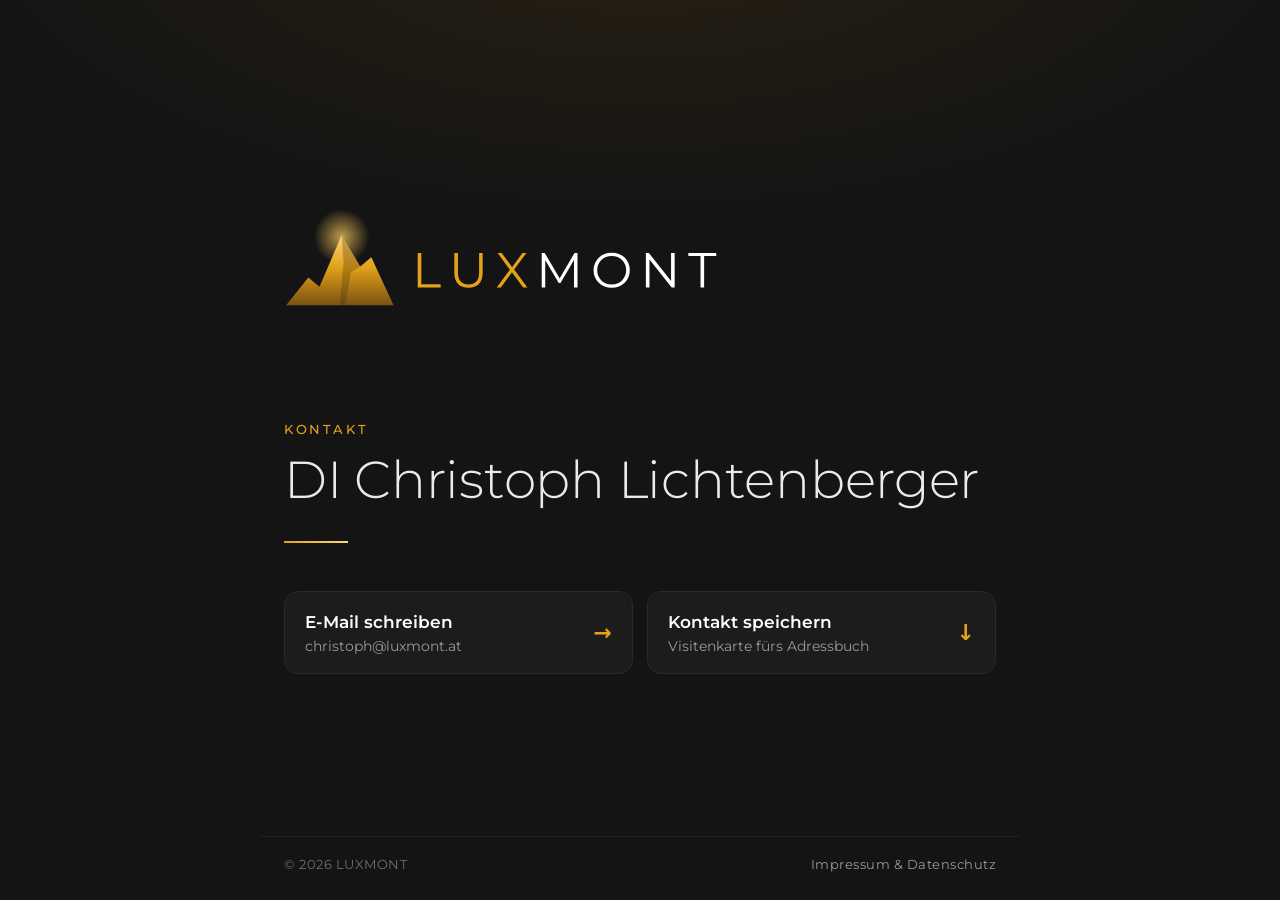
<file: public/index.html>
<!doctype html>
<html lang="de">
<head>
<meta charset="utf-8">
<meta name="viewport" content="width=device-width, initial-scale=1">
<title>LUXMONT · DI Christoph Lichtenberger</title>
<meta name="description" content="LUXMONT – DI Christoph Lichtenberger. Kontakt.">
<link rel="icon" href="favicon.svg" type="image/svg+xml">
<link rel="icon" href="favicon.ico" sizes="48x48">
<link rel="apple-touch-icon" href="apple-touch-icon.png">
<link rel="canonical" href="https://www.luxmont.at/">
<meta name="theme-color" content="#141414">
<meta name="color-scheme" content="dark">
<link rel="preload" href="fonts/montserrat.woff" as="font" type="font/woff" crossorigin>
<link rel="stylesheet" href="style.css">
</head>
<body>
<main class="buehne">
  <header class="kopf auftritt">
    <img class="logo" src="img/luxmont-logo.svg" alt="LUXMONT" width="497" height="134">
  </header>

  <section class="person" aria-labelledby="name">
    <p class="ueber auftritt">Kontakt</p>
    <h1 id="name" class="auftritt">DI Christoph Lichtenberger</h1>
    <span class="linie auftritt" aria-hidden="true"></span>

    <nav class="aktionen auftritt" aria-label="Kontakt">
      <a class="kachel" href="mailto:christoph@luxmont.at">
        <span class="t">E-Mail schreiben</span>
        <span class="d">christoph@luxmont.at</span>
        <span class="pfeil" aria-hidden="true">→</span>
      </a>
      <a class="kachel" href="christoph-lichtenberger.vcf" download>
        <span class="t">Kontakt speichern</span>
        <span class="d">Visitenkarte fürs Adressbuch</span>
        <span class="pfeil" aria-hidden="true">↓</span>
      </a>
    </nav>
  </section>
</main>
<footer class="fuss auftritt"><span>© 2026 LUXMONT</span><a href="impressum.html">Impressum &amp; Datenschutz</a></footer>
</body>
</html>
</file>
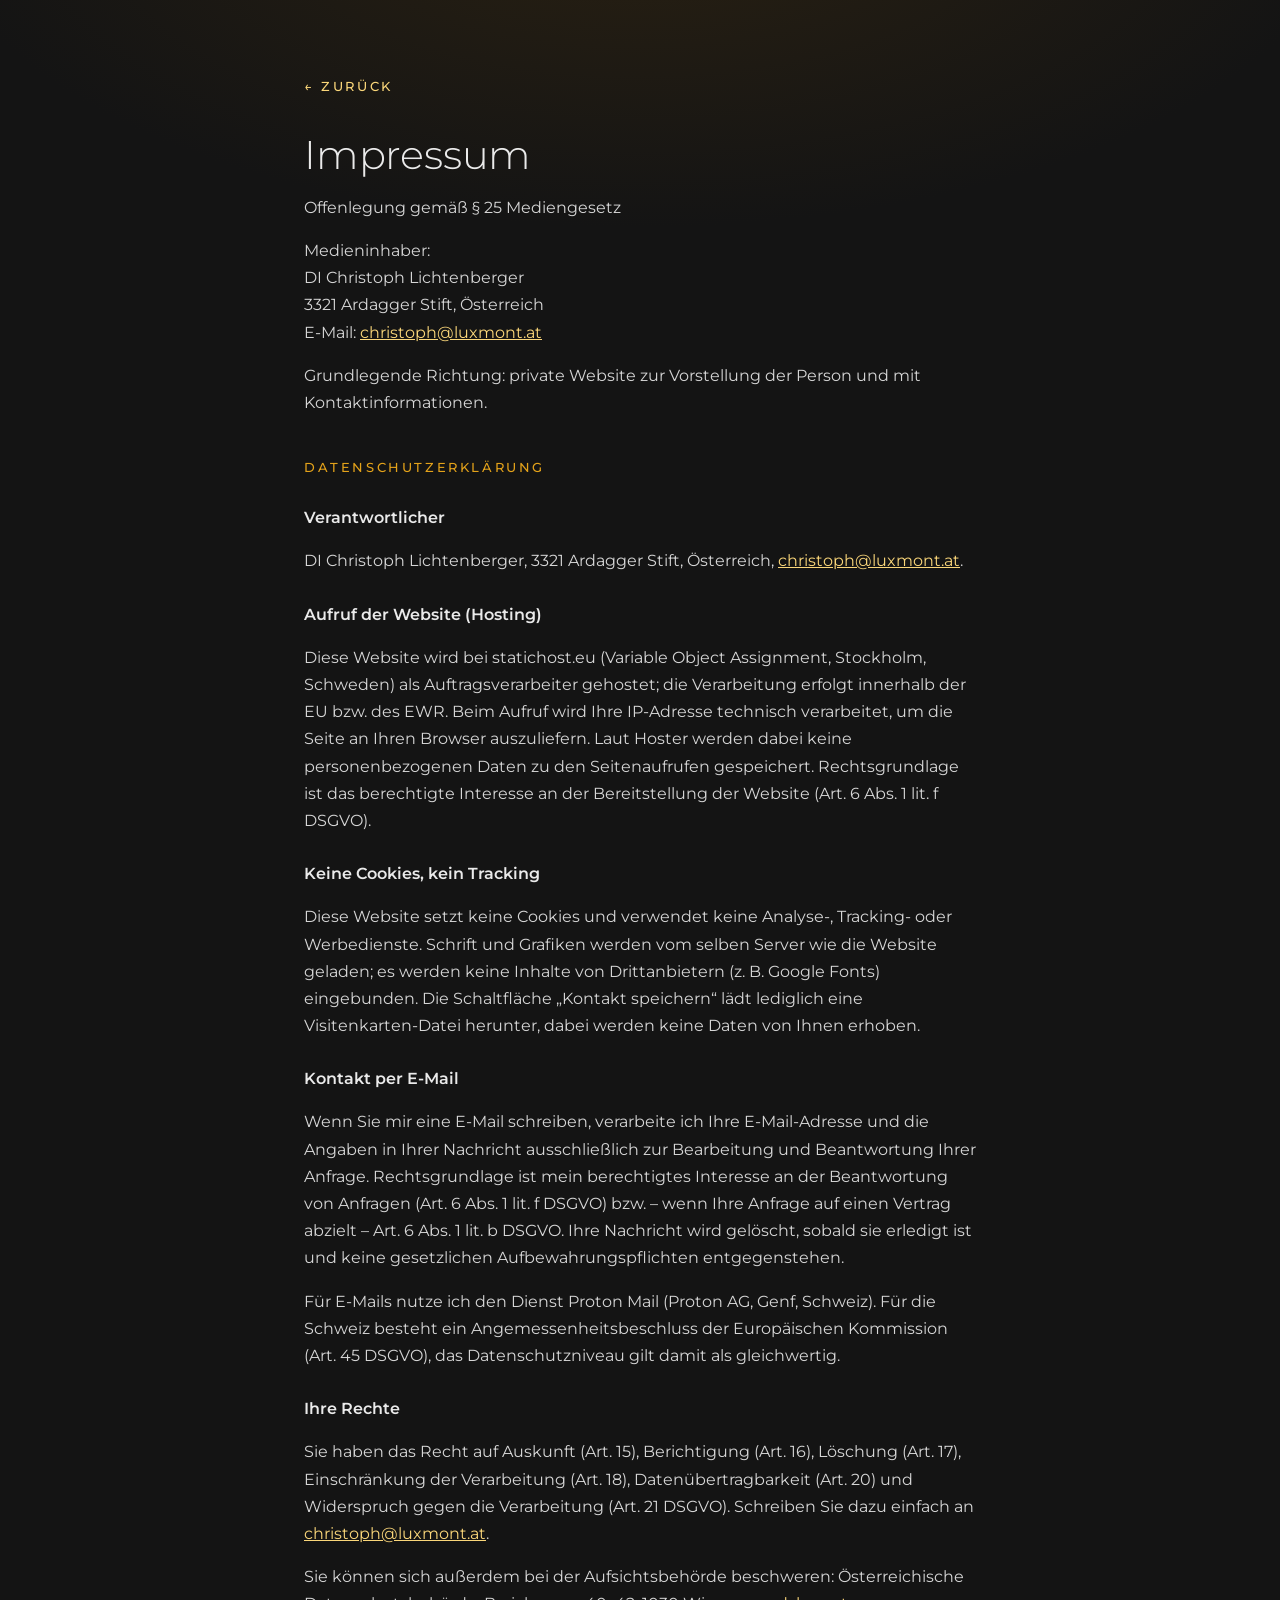
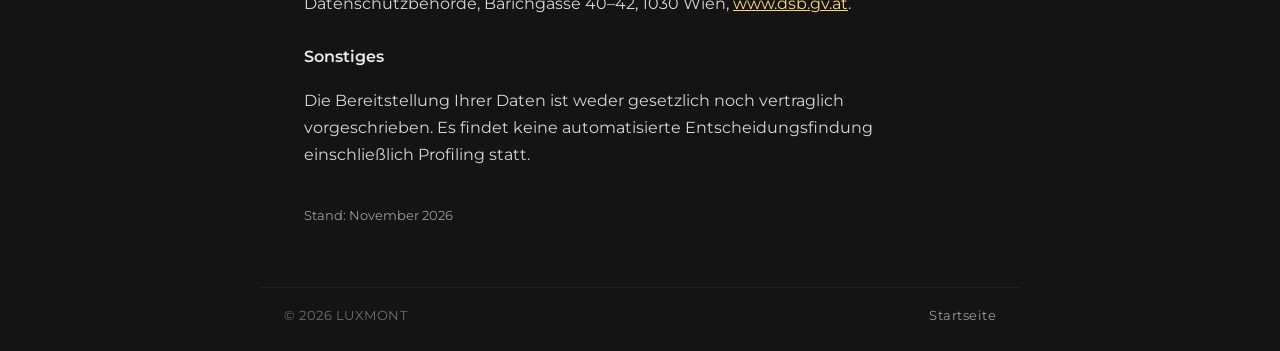
<file: public/impressum.html>
<!doctype html>
<html lang="de">
<head>
<meta charset="utf-8">
<meta name="viewport" content="width=device-width, initial-scale=1">
<title>Impressum &amp; Datenschutz · LUXMONT</title>
<meta name="robots" content="noindex">
<link rel="icon" href="favicon.svg" type="image/svg+xml">
<link rel="icon" href="favicon.ico" sizes="48x48">
<meta name="theme-color" content="#141414">
<link rel="stylesheet" href="style.css">
</head>
<body>
<main class="text">
  <a class="zurueck" href="./">← zurück</a>
  <h1>Impressum</h1>
  <p>Offenlegung gemäß § 25 Mediengesetz</p>
  <p>Medieninhaber:<br>
  DI Christoph Lichtenberger<br>
  3321 Ardagger Stift, Österreich<br>
  E-Mail: <a href="mailto:christoph@luxmont.at">christoph@luxmont.at</a></p>
  <p>Grundlegende Richtung: private Website zur Vorstellung der Person und mit Kontaktinformationen.</p>

  <h2>Datenschutzerklärung</h2>

  <h3>Verantwortlicher</h3>
  <p>DI Christoph Lichtenberger, 3321 Ardagger Stift, Österreich, <a href="mailto:christoph@luxmont.at">christoph@luxmont.at</a>.</p>

  <h3>Aufruf der Website (Hosting)</h3>
  <p>Diese Website wird bei statichost.eu (Variable Object Assignment, Stockholm, Schweden) als Auftragsverarbeiter gehostet; die Verarbeitung erfolgt innerhalb der EU bzw. des EWR. Beim Aufruf wird Ihre IP-Adresse technisch verarbeitet, um die Seite an Ihren Browser auszuliefern. Laut Hoster werden dabei keine personenbezogenen Daten zu den Seitenaufrufen gespeichert. Rechtsgrundlage ist das berechtigte Interesse an der Bereitstellung der Website (Art. 6 Abs. 1 lit. f DSGVO).</p>

  <h3>Keine Cookies, kein Tracking</h3>
  <p>Diese Website setzt keine Cookies und verwendet keine Analyse-, Tracking- oder Werbedienste. Schrift und Grafiken werden vom selben Server wie die Website geladen; es werden keine Inhalte von Drittanbietern (z.&nbsp;B. Google Fonts) eingebunden. Die Schaltfläche „Kontakt speichern“ lädt lediglich eine Visitenkarten-Datei herunter, dabei werden keine Daten von Ihnen erhoben.</p>

  <h3>Kontakt per E-Mail</h3>
  <p>Wenn Sie mir eine E-Mail schreiben, verarbeite ich Ihre E-Mail-Adresse und die Angaben in Ihrer Nachricht ausschließlich zur Bearbeitung und Beantwortung Ihrer Anfrage. Rechtsgrundlage ist mein berechtigtes Interesse an der Beantwortung von Anfragen (Art. 6 Abs. 1 lit. f DSGVO) bzw. – wenn Ihre Anfrage auf einen Vertrag abzielt – Art. 6 Abs. 1 lit. b DSGVO. Ihre Nachricht wird gelöscht, sobald sie erledigt ist und keine gesetzlichen Aufbewahrungspflichten entgegenstehen.</p>
  <p>Für E-Mails nutze ich den Dienst Proton Mail (Proton AG, Genf, Schweiz). Für die Schweiz besteht ein Angemessenheitsbeschluss der Europäischen Kommission (Art. 45 DSGVO), das Datenschutzniveau gilt damit als gleichwertig.</p>

  <h3>Ihre Rechte</h3>
  <p>Sie haben das Recht auf Auskunft (Art. 15), Berichtigung (Art. 16), Löschung (Art. 17), Einschränkung der Verarbeitung (Art. 18), Datenübertragbarkeit (Art. 20) und Widerspruch gegen die Verarbeitung (Art. 21 DSGVO). Schreiben Sie dazu einfach an <a href="mailto:christoph@luxmont.at">christoph@luxmont.at</a>.</p>
  <p>Sie können sich außerdem bei der Aufsichtsbehörde beschweren: Österreichische Datenschutzbehörde, Barichgasse 40–42, 1030 Wien, <a href="https://www.dsb.gv.at">www.dsb.gv.at</a>.</p>

  <h3>Sonstiges</h3>
  <p>Die Bereitstellung Ihrer Daten ist weder gesetzlich noch vertraglich vorgeschrieben. Es findet keine automatisierte Entscheidungsfindung einschließlich Profiling statt.</p>
  <p class="stand">Stand: November 2026</p>
</main>
<footer class="fuss"><span>© 2026 LUXMONT</span><a href="./">Startseite</a></footer>
</body>
</html>
</file>
<file: public/style.css>
/* LUXMONT – www.luxmont.at
   Farben und Logo wie die Startseite (start.home.luxmont.at): warmer Verlauf von oben, Gold #E3A21A / #FBD77A,
   Karten #1c1c1c mit goldenem Hover. Schrift Montserrat (lokal, keine externen Dienste). */
@font-face{font-family:Montserrat;src:url(fonts/montserrat.woff) format("woff");font-weight:100 900;font-display:swap}
:root{
  --bg:#141414;--glow:#2a2112;--card:#1c1c1c;--line:#2a2a2a;
  --gold:#E3A21A;--gold2:#FBD77A;--text:#eaeaea;--muted:#9a9a9a;
  --ease:cubic-bezier(.2,.7,.2,1);
}
*{box-sizing:border-box}
html{color-scheme:dark;-webkit-text-size-adjust:100%}
body{margin:0;min-height:100vh;min-height:100dvh;display:flex;flex-direction:column;
  background:radial-gradient(ellipse 90% 60% at 50% -12%,var(--glow) 0,var(--bg) 62%) fixed,var(--bg);
  color:var(--text);font-family:Montserrat,system-ui,sans-serif;font-weight:400;
  -webkit-font-smoothing:antialiased;text-rendering:optimizeLegibility}
a{color:inherit}
::selection{background:var(--gold);color:var(--bg)}

/* Bühne: ein Bildschirm, ruhig zentriert, viel Luft */
.buehne{flex:1;display:flex;flex-direction:column;justify-content:center;
  width:min(760px,100%);margin:0 auto;padding:clamp(48px,10vh,120px) 24px clamp(32px,6vh,72px)}
.kopf{margin-bottom:clamp(56px,11vh,120px)}
.logo{display:block;width:min(460px,82vw);height:auto;margin-left:calc(min(460px,82vw) * -0.02)}

.ueber{margin:0 0 14px;font-size:13px;font-weight:500;letter-spacing:.2em;text-transform:uppercase;color:var(--gold)}
h1{margin:0;font-weight:300;font-size:clamp(30px,6.2vw,52px);line-height:1.12;letter-spacing:-.005em;color:var(--text);text-wrap:balance}
.linie{display:block;width:64px;height:2px;margin:clamp(22px,4vh,32px) 0 clamp(32px,6vh,48px);
  background:linear-gradient(90deg,var(--gold),var(--gold2));transform-origin:left}

/* Aktionen als Karten, wie die Kacheln der Startseite */
.aktionen{display:grid;grid-template-columns:repeat(auto-fit,minmax(240px,1fr));gap:14px}
.kachel{position:relative;display:block;text-decoration:none;background:var(--card);border:1px solid var(--line);
  border-radius:14px;padding:20px 52px 18px 20px;transition:border-color .2s var(--ease),transform .2s var(--ease),box-shadow .2s var(--ease)}
.kachel .t{display:block;font-weight:600;font-size:17px;color:#fff}
.kachel .d{display:block;margin-top:5px;font-size:14px;color:var(--muted);overflow-wrap:anywhere}
.kachel .pfeil{position:absolute;right:20px;top:50%;translate:0 -50%;color:var(--gold);font:600 22px/1 system-ui,sans-serif;transition:translate .2s var(--ease)}
.kachel:hover,.kachel:focus-visible{border-color:var(--gold);transform:translateY(-2px);box-shadow:0 8px 28px #e3a21a22}
.kachel:hover .pfeil,.kachel:focus-visible .pfeil{translate:4px -50%}
.kachel:active{transform:translateY(0)}
:focus-visible{outline:2px solid var(--gold2);outline-offset:3px}

.fuss{display:flex;justify-content:space-between;gap:16px;flex-wrap:wrap;
  width:min(760px,100%);margin:0 auto;padding:20px 24px 28px;font-size:12.5px;color:#6f6f6f;letter-spacing:.04em;border-top:1px solid #1f1f1f}
.fuss a{text-decoration:none;color:var(--muted)}
.fuss a:hover{color:var(--gold)}

/* Textseiten (Impressum) */
.text{flex:1;width:min(720px,100%);margin:0 auto;padding:clamp(40px,8vh,96px) 24px 48px;line-height:1.7;font-size:16px;color:#d6d6d6}
.text h1{font-size:clamp(28px,5vw,40px);margin-bottom:8px}
.text h2{margin:40px 0 8px;font-size:13px;font-weight:500;letter-spacing:.2em;text-transform:uppercase;color:var(--gold)}
.text h3{margin:26px 0 6px;font-size:16px;font-weight:600;color:var(--text)}
.text .stand{margin-top:36px;font-size:13px;color:var(--muted)}
.text a{color:var(--gold2)}
.zurueck{display:inline-block;margin-bottom:36px;text-decoration:none;color:var(--gold);font-size:13px;font-weight:500;letter-spacing:.2em;text-transform:uppercase}
.zurueck:hover{color:var(--gold2)}

/* Dezenter Auftritt beim Laden – nur wenn Bewegung erwünscht ist */
@media (prefers-reduced-motion:no-preference){
  .auftritt{animation:auf .7s var(--ease) backwards}
  .kopf{animation-delay:.05s}.ueber{animation-delay:.18s}h1.auftritt{animation-delay:.26s}
  .linie{animation:auf .7s var(--ease) .34s backwards,strich .9s var(--ease) .34s backwards}
  .aktionen{animation-delay:.44s}.fuss{animation-delay:.6s}
  @keyframes auf{from{opacity:0;transform:translateY(10px)}to{opacity:1;transform:none}}
  @keyframes strich{from{transform:scaleX(0)}to{transform:scaleX(1)}}
}
@media (max-width:520px){.fuss{justify-content:center;text-align:center}}
</file>
